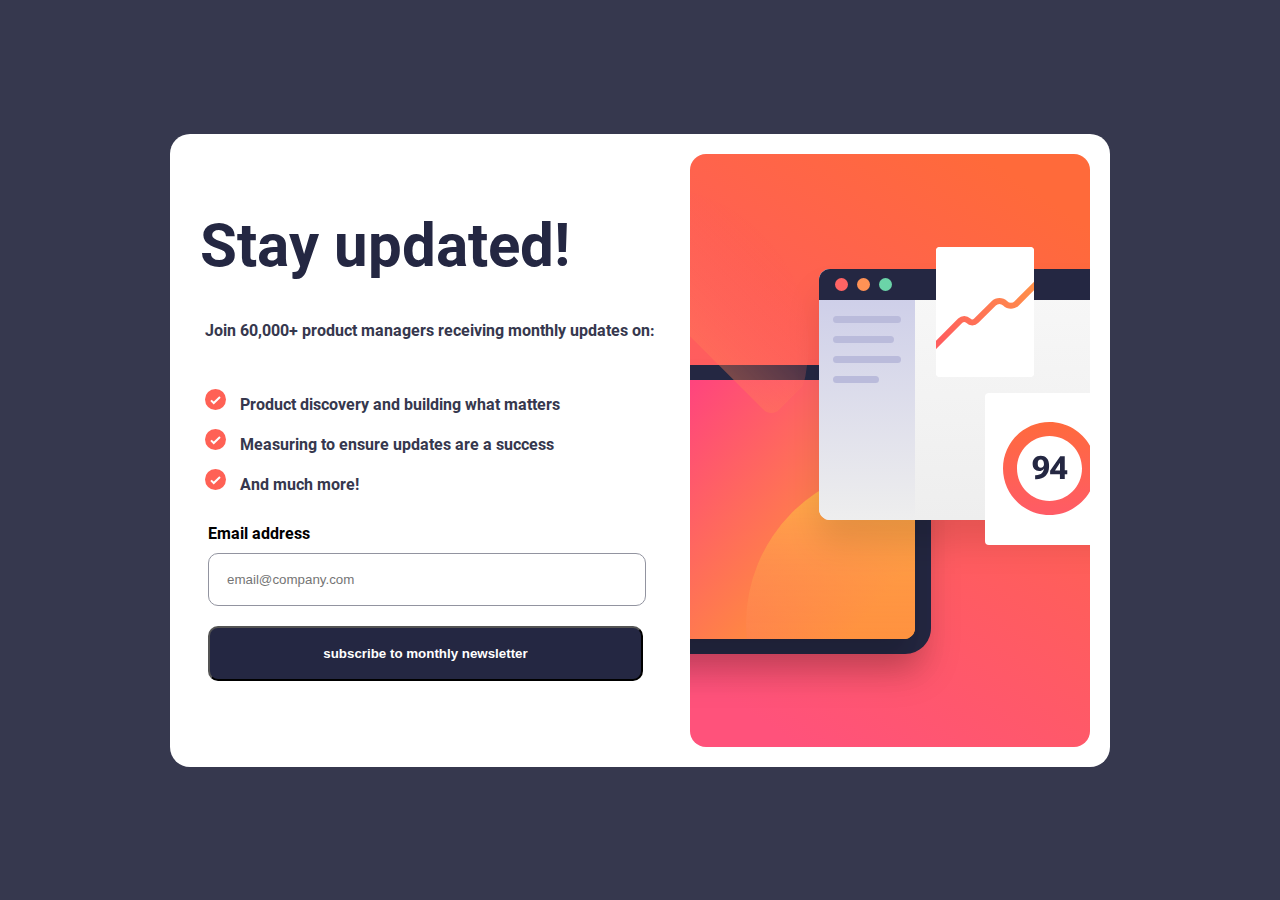
<file: index.html>
<!DOCTYPE html>
<html lang="en">

<head>
  <meta charset="UTF-8">
  <meta name="viewport" content="width=device-width, initial-scale=1.0">
 
  <script src="script.js"></script>

  <link rel="icon" type="image/png" sizes="32x32" href="./assets/images/favicon-32x32.png">
  <link rel="stylesheet" href="styles.css">
  <link rel="stylesheet" href="font-styles.css">

  <title> Newsletter sign-up form with success message</title>

 </head>

<body>

  <!-- Sign-up form start -->
  <div class="container">
    <div class="form-content">
      <div class="form-text">

        <div class="fonts">
          <h1 class="head">Stay updated!</h1>

          <p class="parag">Join 60,000+ product managers receiving monthly updates on:</p>

          <br />

          <p>
            <img class="svg-image" src="./assets/images/icon-list.svg" alt="icon">
            Product discovery and building what matters
          </p>
          <p>
            <img class="svg-image" src="./assets/images/icon-list.svg" alt="icon">
            Measuring to ensure updates are a success
          </p>
          <p>
            <img class="svg-image" src="./assets/images/icon-list.svg" alt="icon">
            And much more!
          </p>


        </div>

        <form id="subscription-form">
          <label for="email">Email address</label>
          <!-- <br /> -->
          <input type="email" id="email" name="email" placeholder="email@company.com" required>

          <!-- <br /> -->

          <button class="sub-button" type="button" onclick="Subscribe()">subscribe to monthly newsletter</button>
        </form>
        <p id="message"></p>

      </div>
      <img class="side-image" src="./assets/images/illustration-sign-up-desktop.svg" alt="side-img">
    </div>
  </div>

  </body>

</html>
</file>
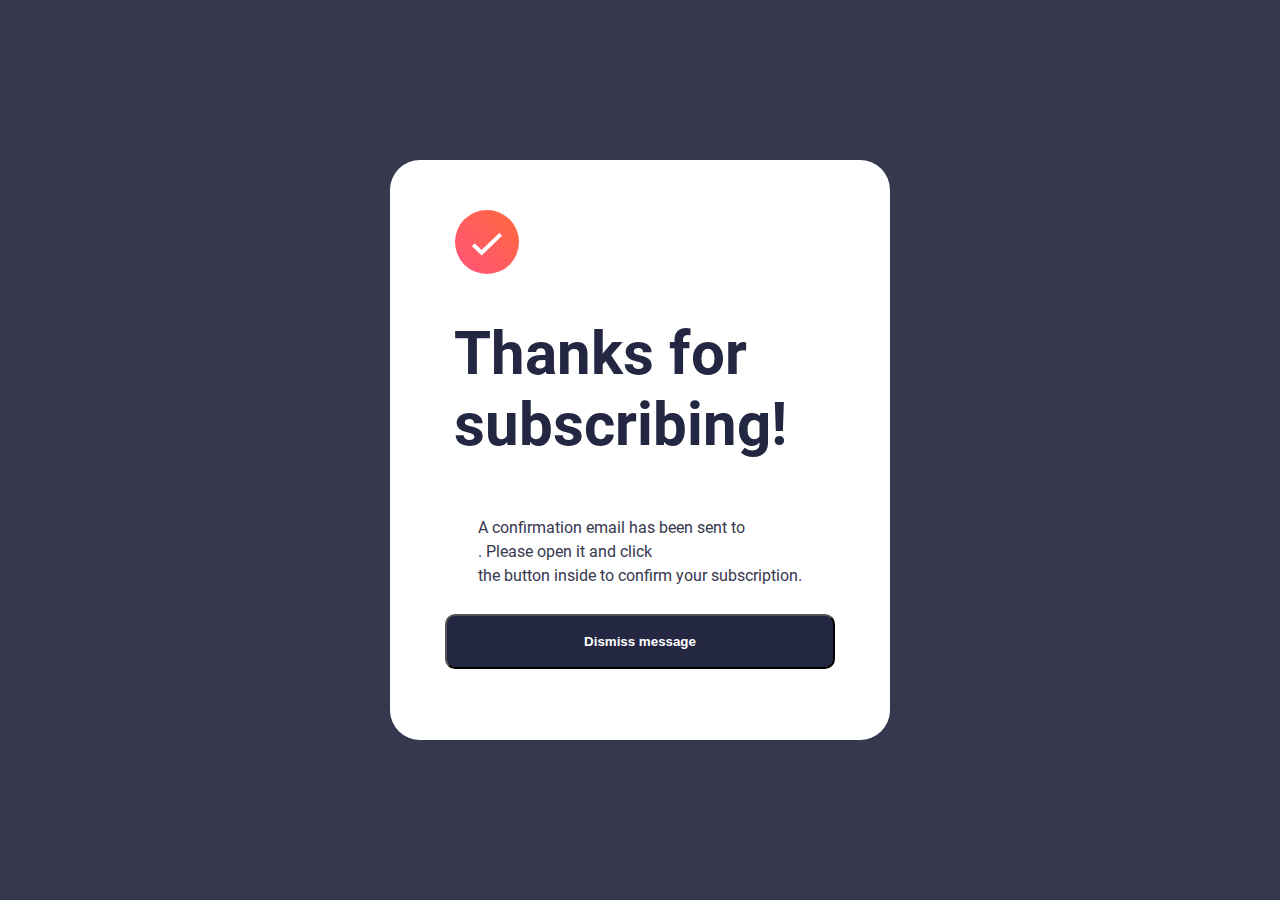
<file: subs-result.html>
<!DOCTYPE html>
<html lang="en">

<head>
    <meta charset="UTF-8">
    <meta name="viewport" content="width=device-width, initial-scale=1.0">
    

    <link rel="icon" type="image/png" sizes="32x32" href="./assets/images/favicon-32x32.png">
    <link rel="stylesheet" href="subs-end.css">
    <link rel="stylesheet" href="font-styles.css">


    <title> Newsletter sign-up form with success message</title>


   
</head>

<body onload="getData()">

    <div class="container">
        <img id="okey-icon" src="assets/images/icon-success.svg" alt="">
        <div class="message">

            <h1 class="head">Thanks for <br> subscribing!</h1>


            <p> A confirmation email has been sent to <br>
                <strong id="user-email"></strong>
                .
                Please open it and click <br> the button inside to confirm your subscription.
            </p>

            <button onclick="dismissMessage()" type="button" class="close-button">Dismiss message</button>

        </div>
        <span id="close-message"></span>
    </div>
    <script src="sub-result.js"></script>

  
</body>

</html>
</file>
<file: styles.css>
body {
  font-family: Roboto-Bold;
  background-color: hsl(235, 18%, 26%);
  margin: 0;
  padding: 0;
  display: flex;
  align-items: center;
  justify-content: center;
  height: 100vh;
}

img.svg-image {
  margin-right: 10px;
}

p {
  margin: 15px;

  font-size: 16px;
  color: hsl(235, 18%, 26%);
}
.container {
  /* width: 1440px; */

  background-color: hsl(0, 0%, 100%);
  border-radius: 20px;
}

.head {
  font-size: 60px;
  margin-left: 10px;
  color: hsl(234, 29%, 20%);
}

.form-content {
  margin-left: 20px;
  display: flex;
}

.form-text {
  display: flex;
  /* align-items: center; */
  justify-content: center;
  flex-direction: column;
}
input {
  border: solid 1px hsl(231, 7%, 60%);
}

input,
button {
  display: flex;
  flex-direction: column;
  width: 400px;
  margin-bottom: 20px;

  margin-top: 10px;
  padding: 18px;
  border-radius: 10px;
}

.sub-button {
  width: 435px;
  background-color: hsl(234, 29%, 20%);
  color: white;
  font-weight: bold;
  display: flex;
  justify-content: center;
  align-items: center;
}

.sub-button:hover {
  background-color: tomato;
}

#email:hover {
  border: solid 1px black;
}

#email:focus {
  background-color: wheat;
}

#subscription-form {
  margin-top: 15px;
  margin-left: 18px;
}

.side-image {
  margin: 20px;
}

@media only screen and (max-width: 600px) {
  .form-content {
    text-align: center;
  }

  .side-image {
    order: -1;
  }
}
</file>
<file: font-styles.css>
@font-face {
  font-family: Roboto-Bold;
  src: url('./assets/fonts/Roboto-Bold.ttf') format('truetype');

  font-weight: normal;
  font-style: normal;
}

@font-face {
  font-family: Roboto-Regular;
  src: url('./assets/fonts/Roboto-Regular.ttf') format('truetype');
  font-weight: normal;
  font-style: normal;
}
</file>
<file: subs-end.css>
body {
  background-color: hsl(235, 18%, 26%);
  margin: 0;
  padding: 0;
  display: flex;
  align-items: center;
  justify-content: center;
  height: 100vh;
}

p {
  font-family: 'Roboto-Regular', sans-serif;

  line-height: 1.5;
  font-size: 16px;
  color: hsl(235, 18%, 26%);
}

.container {
  width: 500px;
  height: 580px;

  background-color: hsl(0, 0%, 100%);
  border-radius: 30px;
}

.head {
  font-family: 'Roboto-Bold', sans-serif;
  font-size: 60px;
  margin-right: 40px;
  color: hsl(234, 29%, 20%);
}

.close-button {
  width: 390px;
  display: flex;
  flex-direction: column;
  margin-bottom: 20px;
  margin-top: 10px;
  padding: 18px;
  border-radius: 10px;
  background-color: hsl(234, 29%, 20%);
  color: white;
  font-weight: bold;
  display: flex;
  justify-content: center;
  align-items: center;
}

.close-button:hover {
  background-color: tomato;
}

.message {
  display: flex;

  align-items: center;
  justify-content: center;
  flex-direction: column;
}

#okey-icon {
  margin-left: 65px;
  margin-top: 50px;
}

#close-message {
  margin-left: 40px;
  font-family: 'Roboto-Bold', sans-serif;
}

@media only screen and (max-width: 600px) {
  .form-content {
    text-align: center;
  }

  .side-image {
    order: -1;
  }
}
</file>
